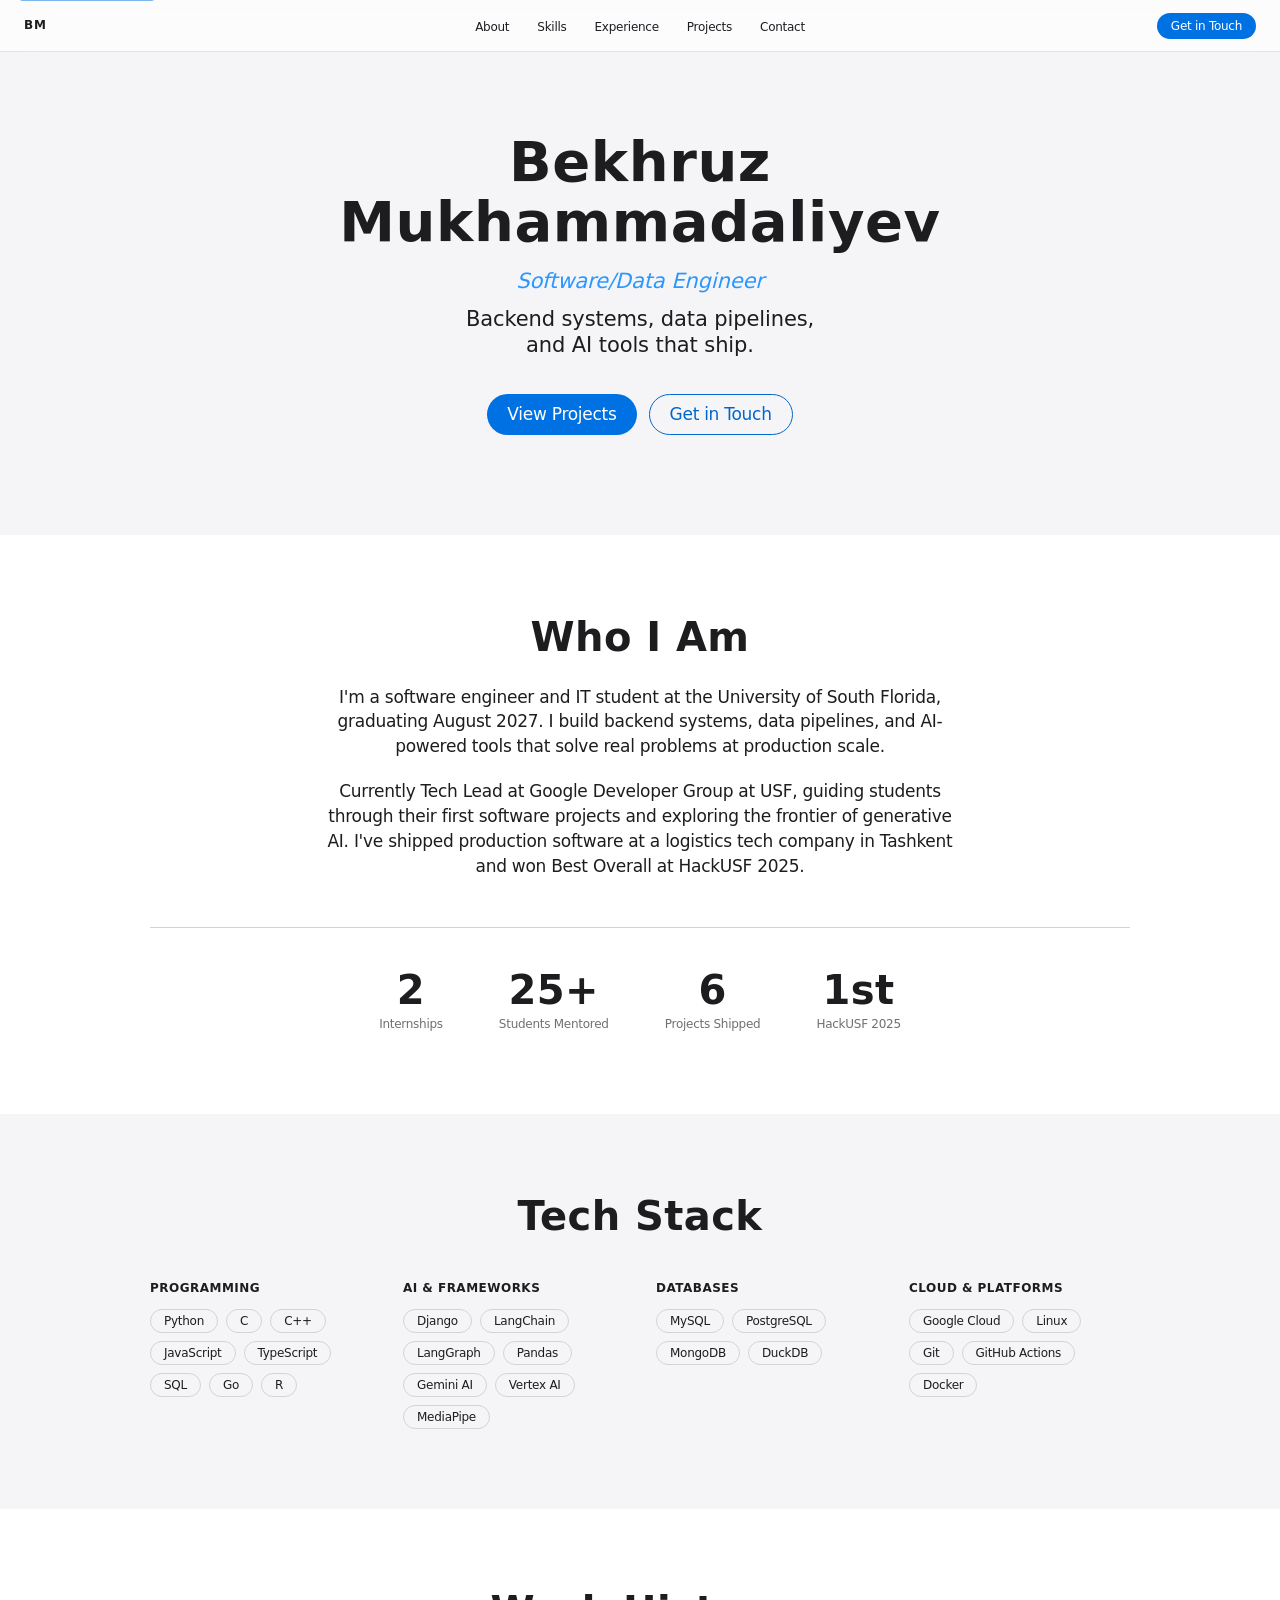
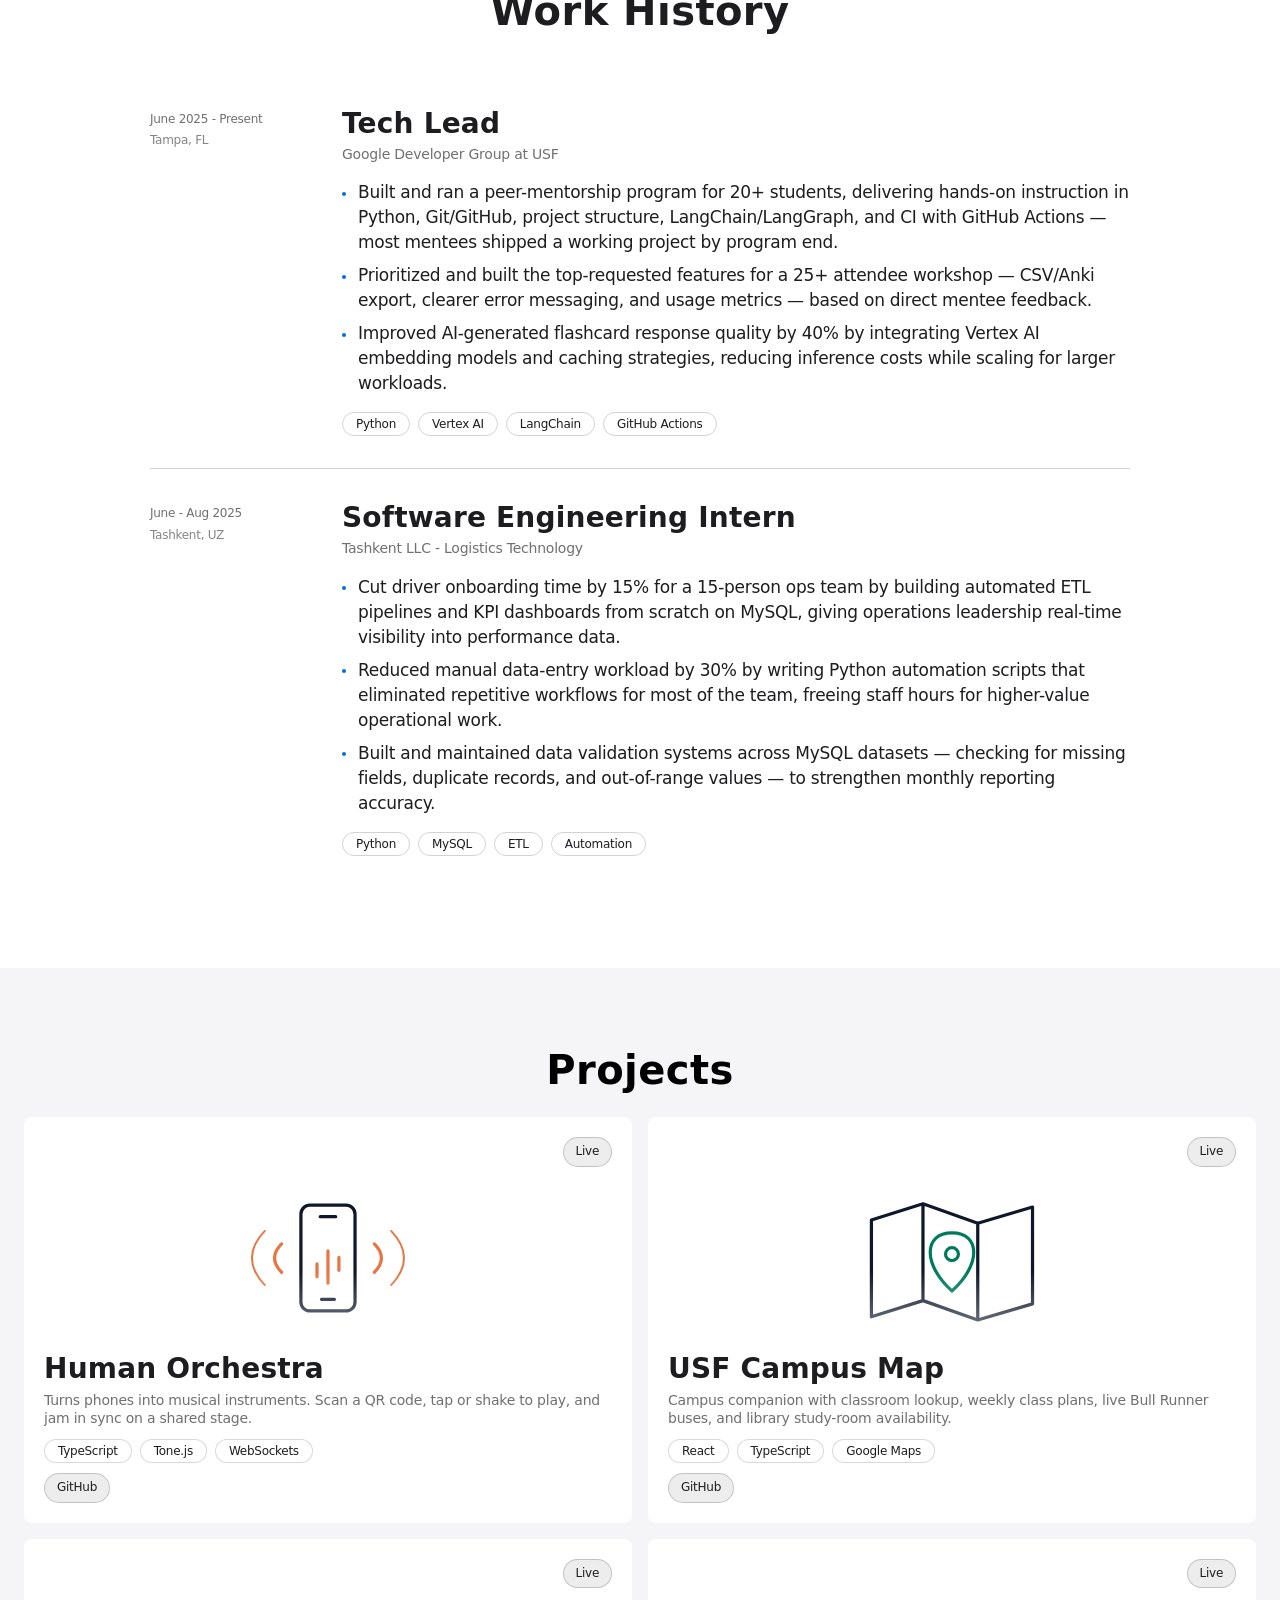
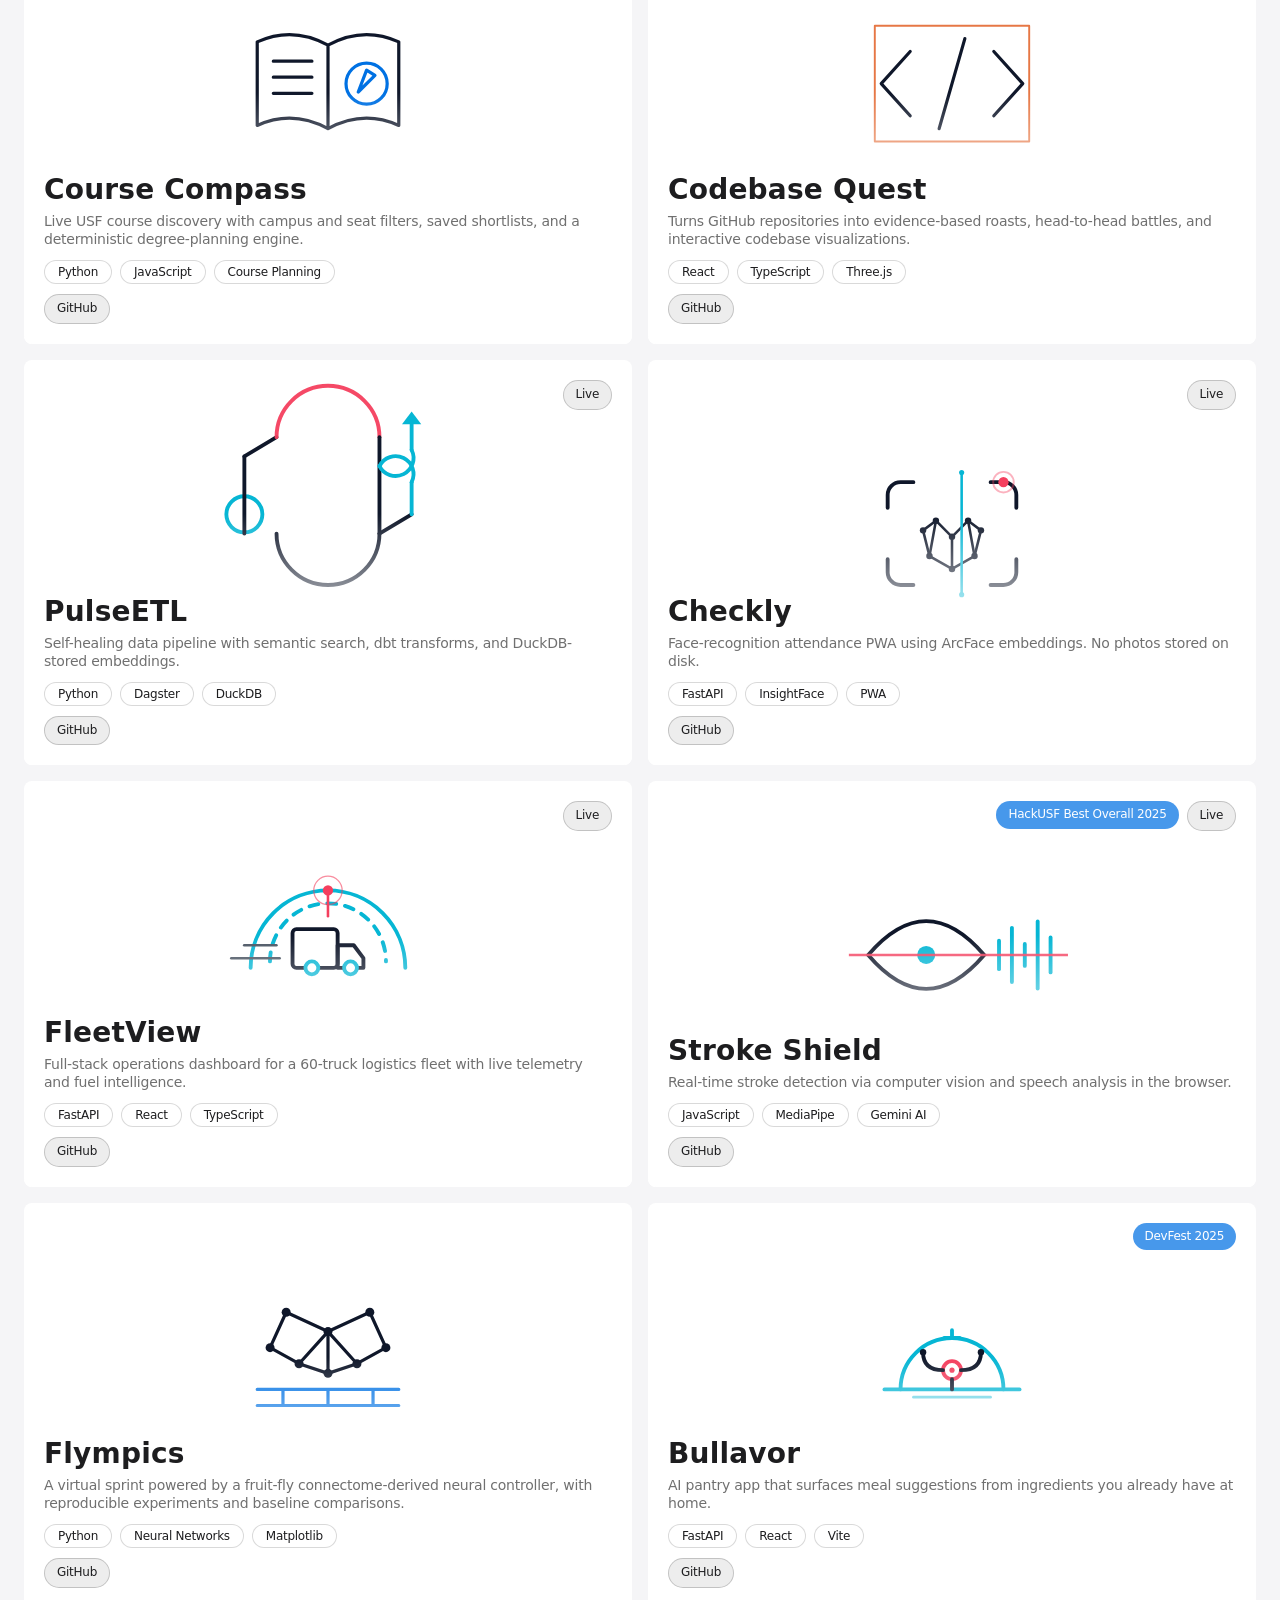
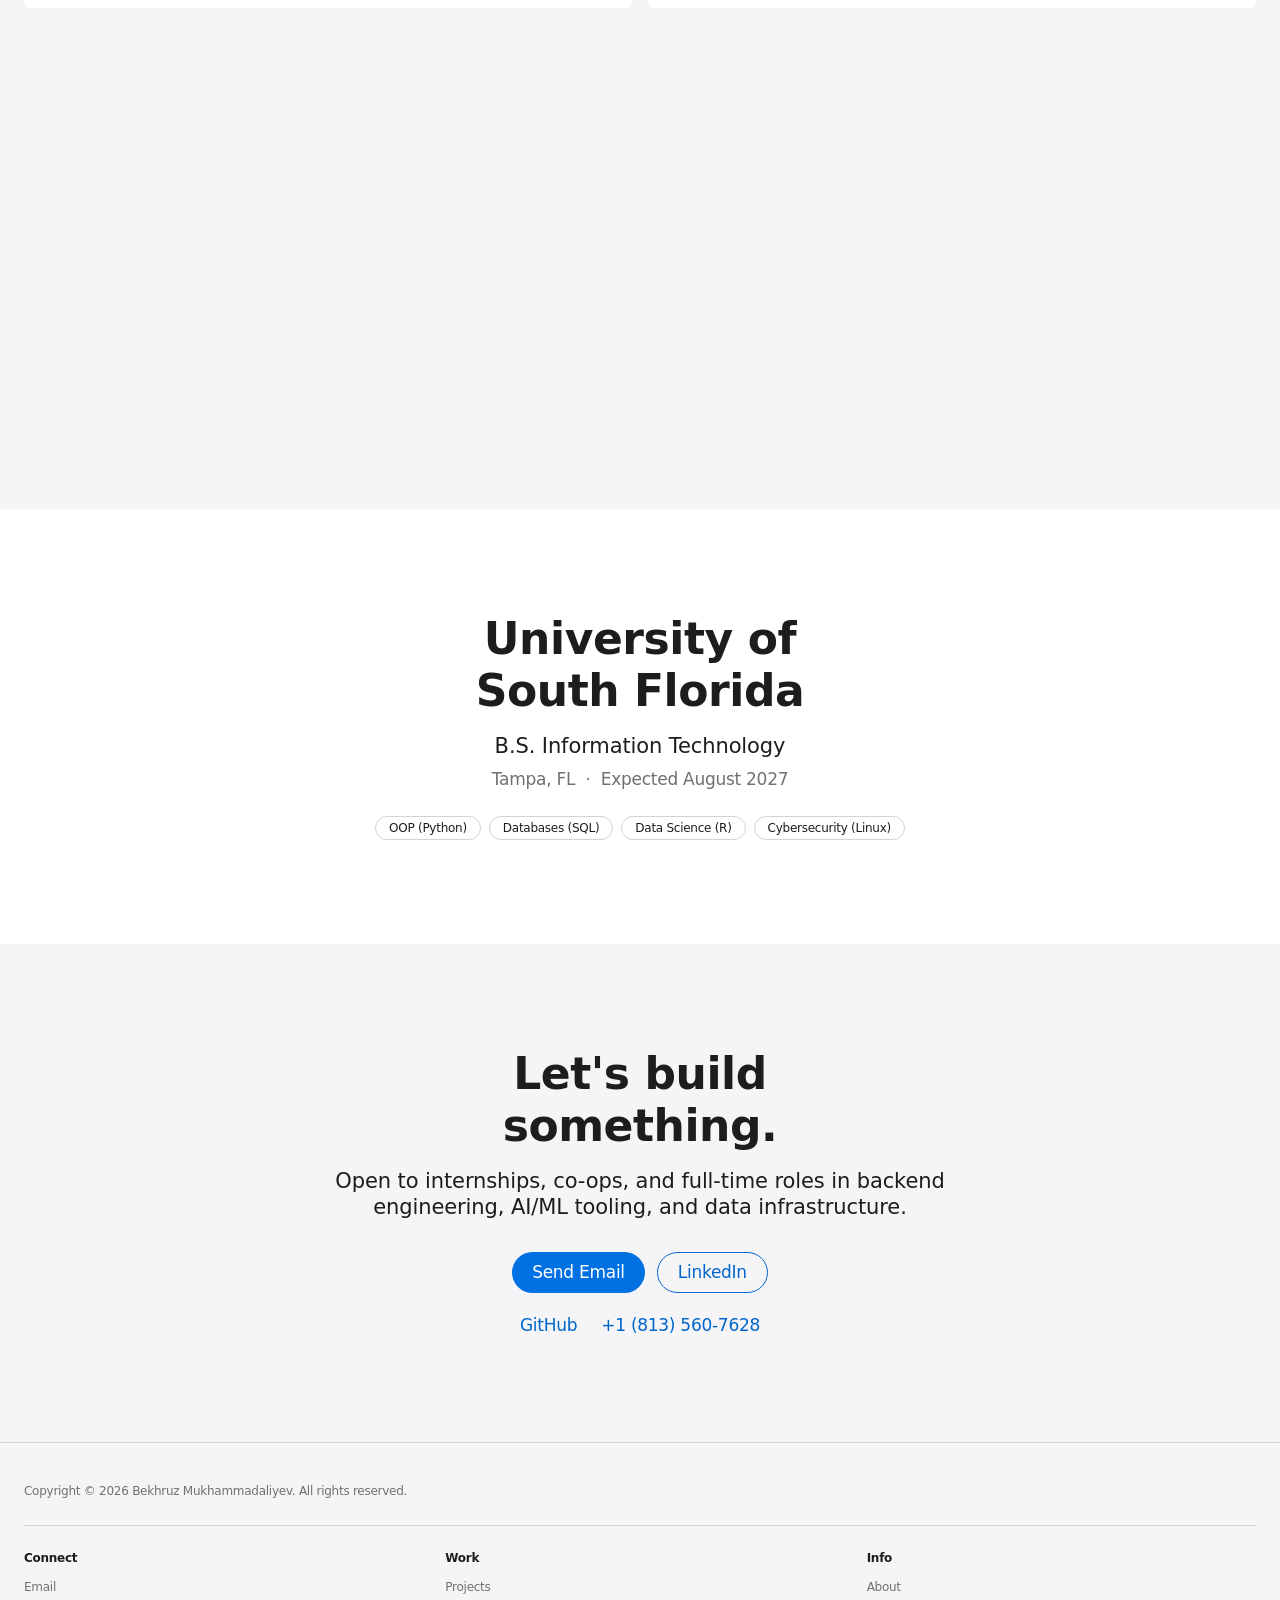
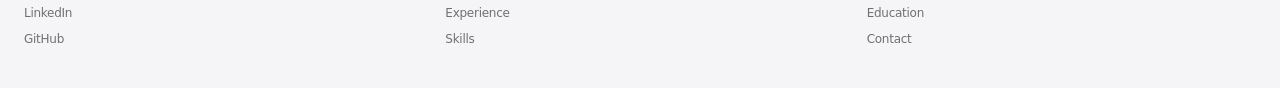
<file: index.html>
<!DOCTYPE html>
<html lang="en">
<head>
  <meta charset="UTF-8" />
  <meta name="viewport" content="width=device-width, initial-scale=1.0" />
  <meta name="description" content="Bekhruz Mukhammadaliyev - software engineer at USF building backend systems, data pipelines, and AI tools." />
  <meta property="og:title" content="Bekhruz Mukhammadaliyev" />
  <meta property="og:description" content="Software engineer building backend systems, data pipelines, and AI tools that ship." />
  <meta property="og:type" content="website" />
  <meta name="twitter:card" content="summary" />
  <title>Bekhruz Mukhammadaliyev</title>
  <link rel="icon" href="data:image/svg+xml,<svg xmlns='http://www.w3.org/2000/svg' viewBox='0 0 100 100'><text y='.9em' font-size='90'>👨🏻‍💻</text></svg>" />
  <link rel="stylesheet" href="style.css" />
</head>
<body>

  <a href="#main-content" class="skip-link">Skip to content</a>

  <!-- Navigation -->
  <nav id="navbar" aria-label="Main navigation">
    <div class="nav-inner">
      <a href="#hero" class="nav-logo" aria-label="Bekhruz Mukhammadaliyev, home">BM</a>
      <ul class="nav-links" role="list">
        <li><a href="#about">About</a></li>
        <li><a href="#skills">Skills</a></li>
        <li><a href="#experience">Experience</a></li>
        <li><a href="#projects">Projects</a></li>
        <li><a href="#contact">Contact</a></li>
      </ul>
      <a href="#contact" class="btn btn-filled nav-cta">Get in Touch</a>
      <button class="hamburger" id="hamburger" aria-label="Toggle menu" aria-expanded="false" aria-controls="mobileMenu">
        <span></span>
        <span></span>
        <span></span>
      </button>
    </div>
  </nav>

  <!-- Mobile Menu -->
  <nav class="mobile-menu" id="mobileMenu" aria-label="Mobile navigation" aria-hidden="true">
    <ul role="list">
      <li><a href="#about"      class="mobile-link">About</a></li>
      <li><a href="#skills"     class="mobile-link">Skills</a></li>
      <li><a href="#experience" class="mobile-link">Experience</a></li>
      <li><a href="#projects"   class="mobile-link">Projects</a></li>
      <li><a href="#contact"    class="mobile-link">Contact</a></li>
    </ul>
  </nav>

  <main id="main-content">

    <!-- Hero -->
    <section id="hero">
      <div class="hero-text">
        <h1 class="hero-name">Bekhruz<br>Mukhammadaliyev</h1>
        <p class="hero-role">Software/Data Engineer</p>
        <p class="hero-tagline">Backend systems, data pipelines,<br class="hero-br"> and AI tools that ship.</p>
        <div class="hero-actions">
          <a href="#projects" class="btn btn-filled">View Projects</a>
          <a href="#contact" class="btn btn-outlined">Get in Touch</a>
        </div>
      </div>
    </section>

    <!-- About -->
    <section id="about" class="section section-white">
      <div class="section-col">
        <h2 class="heading reveal">Who I Am</h2>
        <p class="body-text reveal">I'm a software engineer and IT student at the University of South Florida, graduating August 2027. I build backend systems, data pipelines, and AI-powered tools that solve real problems at production scale.</p>
        <p class="body-text reveal">Currently Tech Lead at Google Developer Group at USF, guiding students through their first software projects and exploring the frontier of generative AI. I've shipped production software at a logistics tech company in Tashkent and won Best Overall at HackUSF 2025.</p>
        <div class="about-stats reveal">
          <div class="stat">
            <span class="stat-number">2</span>
            <span class="stat-label">Internships</span>
          </div>
          <div class="stat">
            <span class="stat-number">25+</span>
            <span class="stat-label">Students Mentored</span>
          </div>
          <div class="stat">
            <span class="stat-number">6</span>
            <span class="stat-label">Projects Shipped</span>
          </div>
          <div class="stat">
            <span class="stat-number">1st</span>
            <span class="stat-label">HackUSF 2025</span>
          </div>
        </div>
      </div>
    </section>

    <!-- Skills -->
    <section id="skills" class="section section-frost">
      <div class="section-col">
        <h2 class="heading reveal">Tech Stack</h2>
        <div class="skills-grid">

          <div class="skill-group reveal">
            <h3 class="skill-group-label">Programming</h3>
            <div class="tag-row">
              <span class="tag">Python</span>
              <span class="tag">C</span>
              <span class="tag">C++</span>
              <span class="tag">JavaScript</span>
              <span class="tag">TypeScript</span>
              <span class="tag">SQL</span>
              <span class="tag">Go</span>
              <span class="tag">R</span>
            </div>
          </div>

          <div class="skill-group reveal">
            <h3 class="skill-group-label">AI &amp; Frameworks</h3>
            <div class="tag-row">
              <span class="tag">Django</span>
              <span class="tag">LangChain</span>
              <span class="tag">LangGraph</span>
              <span class="tag">Pandas</span>
              <span class="tag">Gemini AI</span>
              <span class="tag">Vertex AI</span>
              <span class="tag">MediaPipe</span>
            </div>
          </div>

          <div class="skill-group reveal">
            <h3 class="skill-group-label">Databases</h3>
            <div class="tag-row">
              <span class="tag">MySQL</span>
              <span class="tag">PostgreSQL</span>
              <span class="tag">MongoDB</span>
              <span class="tag">DuckDB</span>
            </div>
          </div>

          <div class="skill-group reveal">
            <h3 class="skill-group-label">Cloud &amp; Platforms</h3>
            <div class="tag-row">
              <span class="tag">Google Cloud</span>
              <span class="tag">Linux</span>
              <span class="tag">Git</span>
              <span class="tag">GitHub Actions</span>
              <span class="tag">Docker</span>
            </div>
          </div>

        </div>
      </div>
    </section>

    <!-- Experience -->
    <section id="experience" class="section section-white">
      <div class="section-col">
        <h2 class="heading reveal">Work History</h2>
        <div class="exp-list">

          <div class="exp-item reveal">
            <div class="exp-meta">
              <span class="exp-period">June 2025 - Present</span>
              <span class="exp-location">Tampa, FL</span>
            </div>
            <div class="exp-body">
              <h3 class="exp-role">Tech Lead</h3>
              <p class="exp-org">Google Developer Group at USF</p>
              <ul class="exp-bullets">
                <li>Built and ran a peer-mentorship program for 20+ students, delivering hands-on instruction in Python, Git/GitHub, project structure, LangChain/LangGraph, and CI with GitHub Actions — most mentees shipped a working project by program end.</li>
                <li>Prioritized and built the top-requested features for a 25+ attendee workshop — CSV/Anki export, clearer error messaging, and usage metrics — based on direct mentee feedback.</li>
                <li>Improved AI-generated flashcard response quality by 40% by integrating Vertex AI embedding models and caching strategies, reducing inference costs while scaling for larger workloads.</li>
              </ul>
              <div class="tag-row">
                <span class="tag">Python</span>
                <span class="tag">Vertex AI</span>
                <span class="tag">LangChain</span>
                <span class="tag">GitHub Actions</span>
              </div>
            </div>
          </div>

          <div class="exp-item reveal">
            <div class="exp-meta">
              <span class="exp-period">June - Aug 2025</span>
              <span class="exp-location">Tashkent, UZ</span>
            </div>
            <div class="exp-body">
              <h3 class="exp-role">Software Engineering Intern</h3>
              <p class="exp-org">Tashkent LLC - Logistics Technology</p>
              <ul class="exp-bullets">
                <li>Cut driver onboarding time by 15% for a 15-person ops team by building automated ETL pipelines and KPI dashboards from scratch on MySQL, giving operations leadership real-time visibility into performance data.</li>
                <li>Reduced manual data-entry workload by 30% by writing Python automation scripts that eliminated repetitive workflows for most of the team, freeing staff hours for higher-value operational work.</li>
                <li>Built and maintained data validation systems across MySQL datasets — checking for missing fields, duplicate records, and out-of-range values — to strengthen monthly reporting accuracy.</li>
              </ul>
              <div class="tag-row">
                <span class="tag">Python</span>
                <span class="tag">MySQL</span>
                <span class="tag">ETL</span>
                <span class="tag">Automation</span>
              </div>
            </div>
          </div>

        </div>
      </div>
    </section>

    <!-- Projects -->
    <section id="projects" class="section section-frost section-projects">
      <div class="section-col">
        <h2 class="heading reveal">Projects</h2>
      </div>
      <div class="projects-grid">

        <div class="project-card reveal" style="--card-img: url('images/human-orchestra.svg'); --card-bg: #ffffff">
          <div class="project-card-inner">
            <div class="project-card-top"><a href="https://horcha.vercel.app/stage" target="_blank" rel="noopener" class="project-link-pill">Live</a></div>
            <div class="project-card-bottom">
              <h3 class="project-title">Human Orchestra</h3>
              <p class="project-desc">Turns phones into musical instruments. Scan a QR code, tap or shake to play, and jam in sync on a shared stage.</p>
              <div class="tag-row">
                <span class="tag tag-glass">TypeScript</span>
                <span class="tag tag-glass">Tone.js</span>
                <span class="tag tag-glass">WebSockets</span>
              </div>
              <div class="project-card-links">
                <a href="https://github.com/bekhruzmd/human-orhcestra" target="_blank" rel="noopener" class="project-link-pill">GitHub</a>
              </div>
            </div>
          </div>
        </div>

        <div class="project-card reveal" style="--card-img: url('images/usf-map.svg'); --card-bg: #ffffff">
          <div class="project-card-inner">
            <div class="project-card-top"><a href="https://usf-campus-tour.vercel.app/" target="_blank" rel="noopener" class="project-link-pill">Live</a></div>
            <div class="project-card-bottom">
              <h3 class="project-title">USF Campus Map</h3>
              <p class="project-desc">Campus companion with classroom lookup, weekly class plans, live Bull Runner buses, and library study-room availability.</p>
              <div class="tag-row">
                <span class="tag tag-glass">React</span>
                <span class="tag tag-glass">TypeScript</span>
                <span class="tag tag-glass">Google Maps</span>
              </div>
              <div class="project-card-links">
                <a href="https://github.com/bekhruzmd/campus-tour-usf" target="_blank" rel="noopener" class="project-link-pill">GitHub</a>
              </div>
            </div>
          </div>
        </div>

        <div class="project-card reveal" style="--card-img: url('images/course-compass.svg'); --card-bg: #ffffff">
          <div class="project-card-inner">
            <div class="project-card-top"><a href="https://uni-prereq.vercel.app/" target="_blank" rel="noopener" class="project-link-pill">Live</a></div>
            <div class="project-card-bottom">
              <h3 class="project-title">Course Compass</h3>
              <p class="project-desc">Live USF course discovery with campus and seat filters, saved shortlists, and a deterministic degree-planning engine.</p>
              <div class="tag-row">
                <span class="tag tag-glass">Python</span>
                <span class="tag tag-glass">JavaScript</span>
                <span class="tag tag-glass">Course Planning</span>
              </div>
              <div class="project-card-links">
                <a href="https://github.com/bekhruzmd/uni-prereq" target="_blank" rel="noopener" class="project-link-pill">GitHub</a>
              </div>
            </div>
          </div>
        </div>

        <div class="project-card reveal" style="--card-img: url('images/codebase-quest.svg'); --card-bg: #ffffff">
          <div class="project-card-inner">
            <div class="project-card-top"><a href="https://codebase-quest.vercel.app" target="_blank" rel="noopener" class="project-link-pill">Live</a></div>
            <div class="project-card-bottom">
              <h3 class="project-title">Codebase Quest</h3>
              <p class="project-desc">Turns GitHub repositories into evidence-based roasts, head-to-head battles, and interactive codebase visualizations.</p>
              <div class="tag-row">
                <span class="tag tag-glass">React</span>
                <span class="tag tag-glass">TypeScript</span>
                <span class="tag tag-glass">Three.js</span>
              </div>
              <div class="project-card-links">
                <a href="https://github.com/bekhruzmd/codebase-quest" target="_blank" rel="noopener" class="project-link-pill">GitHub</a>
              </div>
            </div>
          </div>
        </div>

        <div class="project-card reveal" style="--card-img: url('images/pulseetl.svg'); --card-bg: #ffffff">
          <div class="project-card-inner">
            <div class="project-card-top">
              <a href="https://pulseetl.streamlit.app" target="_blank" rel="noopener" class="project-link-pill">Live</a>
            </div>
            <div class="project-card-bottom">
              <h3 class="project-title">PulseETL</h3>
              <p class="project-desc">Self-healing data pipeline with semantic search, dbt transforms, and DuckDB-stored embeddings.</p>
              <div class="tag-row">
                <span class="tag tag-glass">Python</span>
                <span class="tag tag-glass">Dagster</span>
                <span class="tag tag-glass">DuckDB</span>
              </div>
              <div class="project-card-links">
                <a href="https://github.com/bekhruzmd/production-grade-etl" target="_blank" rel="noopener" class="project-link-pill">GitHub</a>
              </div>
            </div>
          </div>
        </div>

        <div class="project-card reveal" style="--card-img: url('images/checkly.svg'); --card-bg: #ffffff">
          <div class="project-card-inner">
            <div class="project-card-top">
              <a href="https://bekhruzmd.github.io/checkly/" target="_blank" rel="noopener" class="project-link-pill">Live</a>
            </div>
            <div class="project-card-bottom">
              <h3 class="project-title">Checkly</h3>
              <p class="project-desc">Face-recognition attendance PWA using ArcFace embeddings. No photos stored on disk.</p>
              <div class="tag-row">
                <span class="tag tag-glass">FastAPI</span>
                <span class="tag tag-glass">InsightFace</span>
                <span class="tag tag-glass">PWA</span>
              </div>
              <div class="project-card-links">
                <a href="https://github.com/bekhruzmd/checkly" target="_blank" rel="noopener" class="project-link-pill">GitHub</a>
              </div>
            </div>
          </div>
        </div>

        <div class="project-card reveal" style="--card-img: url('images/fleetview.svg'); --card-bg: #ffffff">
          <div class="project-card-inner">
            <div class="project-card-top">
              <a href="https://fleetview-app.vercel.app/#/overview" target="_blank" rel="noopener" class="project-link-pill">Live</a>
            </div>
            <div class="project-card-bottom">
              <h3 class="project-title">FleetView</h3>
              <p class="project-desc">Full-stack operations dashboard for a 60-truck logistics fleet with live telemetry and fuel intelligence.</p>
              <div class="tag-row">
                <span class="tag tag-glass">FastAPI</span>
                <span class="tag tag-glass">React</span>
                <span class="tag tag-glass">TypeScript</span>
              </div>
              <div class="project-card-links">
                <a href="https://github.com/bekhruzmd/fleetview" target="_blank" rel="noopener" class="project-link-pill">GitHub</a>
              </div>
            </div>
          </div>
        </div>

        <div class="project-card reveal" style="--card-img: url('images/strokeshield.svg'); --card-bg: #ffffff">
          <div class="project-card-inner">
            <div class="project-card-top">
              <span class="project-badge">HackUSF Best Overall 2025</span>
              <a href="https://stroke-shield-iota.vercel.app/" target="_blank" rel="noopener" class="project-link-pill">Live</a>
            </div>
            <div class="project-card-bottom">
              <h3 class="project-title">Stroke Shield</h3>
              <p class="project-desc">Real-time stroke detection via computer vision and speech analysis in the browser.</p>
              <div class="tag-row">
                <span class="tag tag-glass">JavaScript</span>
                <span class="tag tag-glass">MediaPipe</span>
                <span class="tag tag-glass">Gemini AI</span>
              </div>
              <div class="project-card-links">
                <a href="https://github.com/bekhruzmd/strokeshield" target="_blank" rel="noopener" class="project-link-pill">GitHub</a>
              </div>
            </div>
          </div>
        </div>

        <div class="project-card reveal" style="--card-img: url('images/flympics.svg'); --card-bg: #ffffff">
          <div class="project-card-inner">
            <div class="project-card-top"></div>
            <div class="project-card-bottom">
              <h3 class="project-title">Flympics</h3>
              <p class="project-desc">A virtual sprint powered by a fruit-fly connectome-derived neural controller, with reproducible experiments and baseline comparisons.</p>
              <div class="tag-row">
                <span class="tag tag-glass">Python</span>
                <span class="tag tag-glass">Neural Networks</span>
                <span class="tag tag-glass">Matplotlib</span>
              </div>
              <div class="project-card-links">
                <a href="https://github.com/bekhruzmd/flympics" target="_blank" rel="noopener" class="project-link-pill">GitHub</a>
              </div>
            </div>
          </div>
        </div>

        <div class="project-card reveal" style="--card-img: url('images/bullavor.svg'); --card-bg: #ffffff">
          <div class="project-card-inner">
            <div class="project-card-top">
              <span class="project-badge">DevFest 2025</span>
            </div>
            <div class="project-card-bottom">
              <h3 class="project-title">Bullavor</h3>
              <p class="project-desc">AI pantry app that surfaces meal suggestions from ingredients you already have at home.</p>
              <div class="tag-row">
                <span class="tag tag-glass">FastAPI</span>
                <span class="tag tag-glass">React</span>
                <span class="tag tag-glass">Vite</span>
              </div>
              <div class="project-card-links">
                <a href="https://github.com/bekhruzmd/bullavor-final" target="_blank" rel="noopener" class="project-link-pill">GitHub</a>
              </div>
            </div>
          </div>
        </div>

        <div class="project-card reveal" style="--card-img: url('images/blashcards.svg'); --card-bg: #ffffff">
          <div class="project-card-inner">
            <div class="project-card-top"></div>
            <div class="project-card-bottom">
              <h3 class="project-title">Blashcards</h3>
              <p class="project-desc">AI CLI tool transforming raw documents into Anki-ready flashcards via Vertex AI and LangChain.</p>
              <div class="tag-row">
                <span class="tag tag-glass">Python</span>
                <span class="tag tag-glass">Vertex AI</span>
                <span class="tag tag-glass">LangChain</span>
              </div>
              <div class="project-card-links">
                <a href="https://github.com/bekhruzmd/blashcards" target="_blank" rel="noopener" class="project-link-pill">GitHub</a>
              </div>
            </div>
          </div>
        </div>

      </div>
    </section>

    <!-- Education -->
    <section id="education" class="section section-white">
      <div class="edu-block reveal">
        <h2 class="heading-display">University of<br>South Florida</h2>
        <p class="edu-degree">B.S. Information Technology</p>
        <p class="edu-meta">Tampa, FL &nbsp;&middot;&nbsp; Expected August 2027</p>
        <div class="tag-row tag-row-center">
          <span class="tag">OOP (Python)</span>
          <span class="tag">Databases (SQL)</span>
          <span class="tag">Data Science (R)</span>
          <span class="tag">Cybersecurity (Linux)</span>
        </div>
      </div>
    </section>

    <!-- Contact -->
    <section id="contact" class="section section-frost">
      <div class="contact-block reveal">
        <h2 class="heading-display">Let's build<br>something.</h2>
        <p class="contact-body">Open to internships, co-ops, and full-time roles in backend engineering, AI/ML tooling, and data infrastructure.</p>
        <div class="contact-actions">
          <a href="mailto:bekhruzapp@gmail.com" class="btn btn-filled">Send Email</a>
          <a href="https://linkedin.com/in/bekhruz-m" target="_blank" rel="noopener" class="btn btn-outlined">LinkedIn</a>
        </div>
        <div class="contact-aux">
          <a href="https://github.com/bekhruzmd" target="_blank" rel="noopener" class="ghost-link">GitHub</a>
          <a href="tel:+18135607628" class="ghost-link">+1 (813) 560-7628</a>
        </div>
      </div>
    </section>

  </main>

  <!-- Footer -->
  <footer>
    <div class="footer-inner">
      <div class="footer-top">
        <p class="footer-legal">Copyright &copy; <span id="year"></span> Bekhruz Mukhammadaliyev. All rights reserved.</p>
      </div>
      <div class="footer-grid">
        <div class="footer-col">
          <p class="footer-col-label">Connect</p>
          <a href="mailto:bekhruzapp@gmail.com" class="footer-link">Email</a>
          <a href="https://linkedin.com/in/bekhruz-m" target="_blank" rel="noopener" class="footer-link">LinkedIn</a>
          <a href="https://github.com/bekhruzmd" target="_blank" rel="noopener" class="footer-link">GitHub</a>
        </div>
        <div class="footer-col">
          <p class="footer-col-label">Work</p>
          <a href="#projects" class="footer-link">Projects</a>
          <a href="#experience" class="footer-link">Experience</a>
          <a href="#skills" class="footer-link">Skills</a>
        </div>
        <div class="footer-col">
          <p class="footer-col-label">Info</p>
          <a href="#about" class="footer-link">About</a>
          <a href="#education" class="footer-link">Education</a>
          <a href="#contact" class="footer-link">Contact</a>
        </div>
      </div>
    </div>
  </footer>

  <script src="script.js"></script>
</body>
</html>
</file>
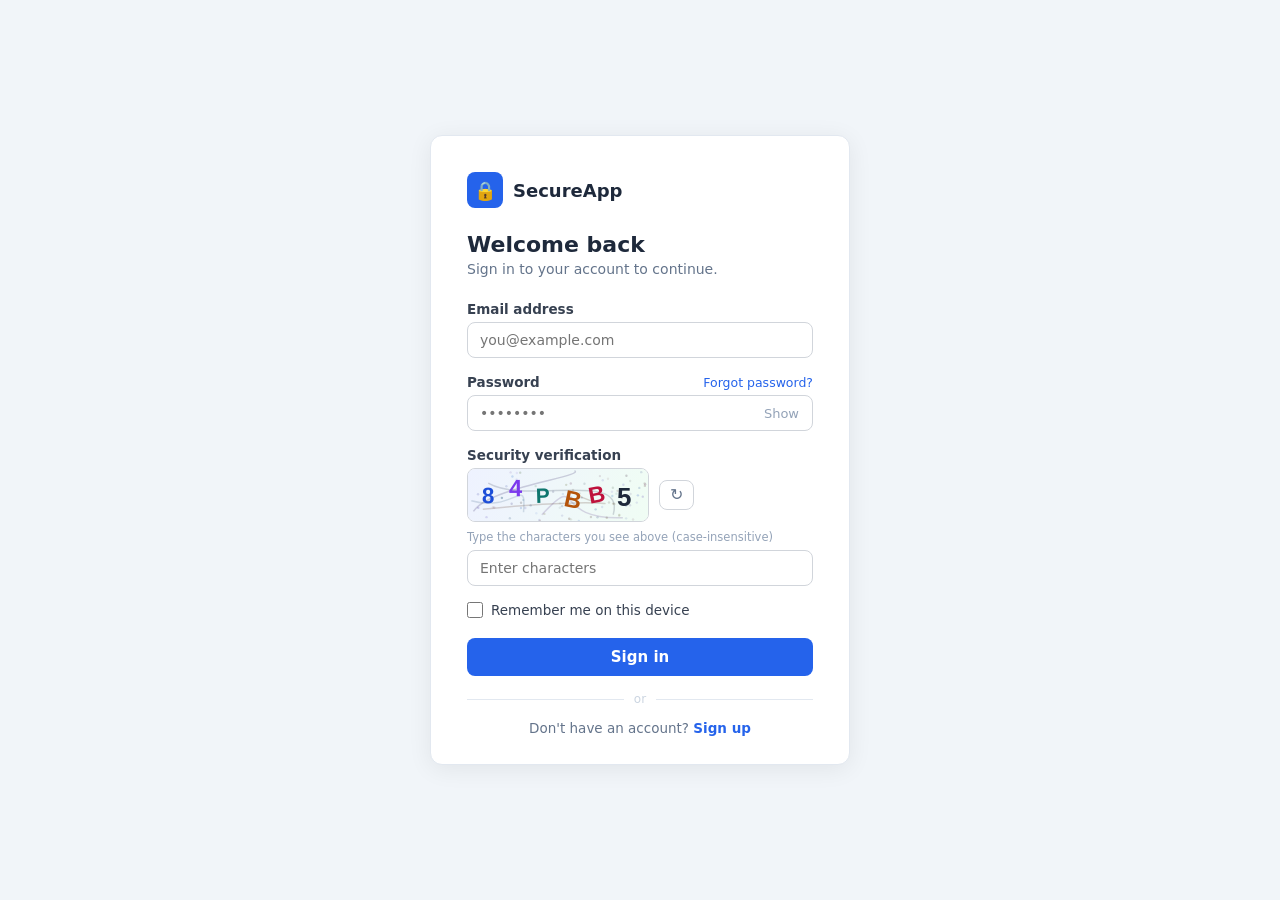
<file: terrible-login/index.html>
<!DOCTYPE html>
<html lang="en">
<head>
  <meta charset="UTF-8" />
  <meta name="viewport" content="width=device-width, initial-scale=1.0" />
  <title>Sign in</title>
  <style>
    @keyframes spin {
      from { transform: rotate(0deg); }
      to   { transform: rotate(360deg); }
    }
    @keyframes shake {
      0%, 100% { transform: translateX(0); }
      20%      { transform: translateX(-6px); }
      40%      { transform: translateX(6px); }
      60%      { transform: translateX(-4px); }
      80%      { transform: translateX(4px); }
    }
    @keyframes fadeIn {
      from { opacity: 0; transform: translateY(6px); }
      to   { opacity: 1; transform: translateY(0); }
    }

    *, *::before, *::after { box-sizing: border-box; margin: 0; padding: 0; }

    body {
      min-height: 100vh;
      background: #f1f5f9;
      display: flex;
      flex-direction: column;
      align-items: center;
      justify-content: center;
      font-family: system-ui, -apple-system, "Segoe UI", sans-serif;
      color: #1e293b;
      padding: 24px;
    }

    /* ── CARD ── */
    .card {
      background: #ffffff;
      border: 1px solid #e2e8f0;
      border-radius: 12px;
      box-shadow: 0 4px 24px rgba(0,0,0,0.07);
      width: 100%;
      max-width: 420px;
      padding: 36px 36px 28px;
      animation: fadeIn 0.25s ease;
    }

    .logo {
      display: flex;
      align-items: center;
      gap: 10px;
      margin-bottom: 24px;
    }
    .logo-icon {
      width: 36px;
      height: 36px;
      background: #2563eb;
      border-radius: 8px;
      display: flex;
      align-items: center;
      justify-content: center;
      font-size: 18px;
    }
    .logo-name {
      font-size: 18px;
      font-weight: 700;
      color: #1e293b;
    }

    h1 {
      font-size: 22px;
      font-weight: 700;
      color: #1e293b;
      margin-bottom: 4px;
    }
    .subtitle {
      font-size: 14px;
      color: #64748b;
      margin-bottom: 24px;
    }

    /* ── ERROR / SUCCESS ── */
    .alert {
      display: none;
      padding: 10px 14px;
      border-radius: 8px;
      font-size: 13.5px;
      margin-bottom: 16px;
    }
    .alert.error {
      background: #fef2f2;
      border: 1px solid #fecaca;
      color: #dc2626;
      animation: shake 0.35s ease;
    }
    .alert.success {
      background: #f0fdf4;
      border: 1px solid #bbf7d0;
      color: #16a34a;
    }
    .alert.visible { display: block; }

    /* ── FORM ── */
    .field { margin-bottom: 16px; }

    label {
      display: block;
      font-size: 13.5px;
      font-weight: 600;
      color: #374151;
      margin-bottom: 5px;
    }

    input[type="email"],
    input[type="password"],
    input[type="text"] {
      width: 100%;
      padding: 9px 12px;
      border: 1.5px solid #d1d5db;
      border-radius: 8px;
      font-size: 14px;
      color: #1e293b;
      background: #fff;
      outline: none;
      transition: border-color 0.15s, box-shadow 0.15s;
      font-family: inherit;
    }
    input:focus {
      border-color: #2563eb;
      box-shadow: 0 0 0 3px rgba(37,99,235,0.12);
    }
    input.invalid {
      border-color: #ef4444;
      box-shadow: 0 0 0 3px rgba(239,68,68,0.12);
    }

    /* ── PASSWORD ROW ── */
    .pw-row {
      display: flex;
      justify-content: space-between;
      align-items: center;
      margin-bottom: 5px;
    }
    .pw-row label { margin-bottom: 0; }
    .pw-row a {
      font-size: 12.5px;
      color: #2563eb;
      text-decoration: none;
      cursor: pointer;
    }
    .pw-row a:hover { text-decoration: underline; }

    /* ── PASSWORD STRENGTH METER ── */
    .strength-wrap { margin-top: 6px; }
    .strength-bar-bg {
      height: 4px;
      background: #e2e8f0;
      border-radius: 999px;
      overflow: hidden;
    }
    .strength-bar {
      height: 100%;
      width: 0%;
      border-radius: 999px;
      transition: width 0.2s, background 0.2s;
    }
    .strength-label {
      font-size: 11.5px;
      color: #64748b;
      margin-top: 3px;
    }

    /* ── SHOW/HIDE PASSWORD ── */
    .pw-field-wrap { position: relative; }
    .pw-toggle {
      position: absolute;
      right: 10px;
      top: 50%;
      transform: translateY(-50%);
      background: none;
      border: none;
      cursor: pointer;
      color: #94a3b8;
      font-size: 13px;
      padding: 2px 4px;
      font-family: inherit;
    }
    .pw-toggle:hover { color: #64748b; }

    /* ── CAPTCHA ── */
    .captcha-row {
      display: flex;
      align-items: center;
      gap: 10px;
      margin-bottom: 8px;
    }
    #captchaCanvas {
      border: 1.5px solid #d1d5db;
      border-radius: 8px;
      cursor: pointer;
      flex-shrink: 0;
    }
    .captcha-refresh-btn {
      background: none;
      border: 1.5px solid #d1d5db;
      border-radius: 8px;
      padding: 6px 10px;
      font-size: 16px;
      cursor: pointer;
      color: #64748b;
      transition: border-color 0.15s;
      line-height: 1;
    }
    .captcha-refresh-btn:hover { border-color: #2563eb; color: #2563eb; }
    .captcha-hint {
      font-size: 11.5px;
      color: #94a3b8;
      margin-bottom: 6px;
    }

    /* ── REMEMBER ME ── */
    .check-row {
      display: flex;
      align-items: center;
      gap: 8px;
      margin-bottom: 20px;
    }
    .check-row input[type="checkbox"] {
      width: 16px;
      height: 16px;
      accent-color: #2563eb;
      cursor: pointer;
      flex-shrink: 0;
    }
    .check-row label {
      margin: 0;
      font-weight: 400;
      font-size: 13.5px;
      color: #374151;
      cursor: pointer;
    }

    /* ── SUBMIT ── */
    #loginBtn {
      width: 100%;
      padding: 10px;
      background: #2563eb;
      color: #fff;
      border: none;
      border-radius: 8px;
      font-size: 15px;
      font-weight: 600;
      cursor: pointer;
      font-family: inherit;
      transition: background 0.15s;
      margin-bottom: 16px;
    }
    #loginBtn:hover  { background: #1d4ed8; }
    #loginBtn:active { background: #1e40af; }
    #loginBtn:disabled { background: #93c5fd; cursor: not-allowed; }

    /* ── LOADER ── */
    .loader {
      display: none;
      justify-content: center;
      align-items: center;
      gap: 8px;
      padding: 10px 0 16px;
      font-size: 13.5px;
      color: #64748b;
    }
    .loader.visible { display: flex; }
    .spinner {
      width: 16px;
      height: 16px;
      border: 2px solid #e2e8f0;
      border-top-color: #2563eb;
      border-radius: 50%;
      animation: spin 0.7s linear infinite;
      flex-shrink: 0;
    }

    /* ── DIVIDER ── */
    .divider {
      display: flex;
      align-items: center;
      gap: 10px;
      margin-bottom: 14px;
      color: #cbd5e1;
      font-size: 12px;
    }
    .divider::before, .divider::after {
      content: '';
      flex: 1;
      height: 1px;
      background: #e2e8f0;
    }

    /* ── SIGN UP LINK ── */
    .signup-row {
      text-align: center;
      font-size: 13.5px;
      color: #64748b;
    }
    .signup-row a {
      color: #2563eb;
      text-decoration: none;
      font-weight: 600;
      cursor: pointer;
    }
    .signup-row a:hover { text-decoration: underline; }

    /* ══════════════════════════
       MODALS
    ══════════════════════════ */
    .modal-overlay {
      display: none;
      position: fixed;
      inset: 0;
      background: rgba(15,23,42,0.5);
      z-index: 100;
      justify-content: center;
      align-items: center;
      padding: 24px;
    }
    .modal-overlay.visible { display: flex; }

    .modal {
      background: #fff;
      border: 1px solid #e2e8f0;
      border-radius: 12px;
      box-shadow: 0 8px 40px rgba(0,0,0,0.14);
      padding: 28px 28px 22px;
      width: 100%;
      max-width: 380px;
      animation: fadeIn 0.2s ease;
    }
    .modal h2 {
      font-size: 18px;
      font-weight: 700;
      color: #1e293b;
      margin-bottom: 6px;
    }
    .modal p {
      font-size: 13.5px;
      color: #64748b;
      margin-bottom: 18px;
      line-height: 1.6;
    }
    .modal input {
      width: 100%;
      padding: 9px 12px;
      border: 1.5px solid #d1d5db;
      border-radius: 8px;
      font-size: 14px;
      font-family: inherit;
      outline: none;
      margin-bottom: 12px;
      text-align: center;
      letter-spacing: 4px;
      font-size: 20px;
    }
    .modal input:focus { border-color: #2563eb; box-shadow: 0 0 0 3px rgba(37,99,235,0.12); }
    .modal-btn {
      width: 100%;
      padding: 10px;
      background: #2563eb;
      color: #fff;
      border: none;
      border-radius: 8px;
      font-size: 14px;
      font-weight: 600;
      cursor: pointer;
      font-family: inherit;
      transition: background 0.15s;
      margin-bottom: 10px;
    }
    .modal-btn:hover { background: #1d4ed8; }
    .modal-btn.secondary {
      background: none;
      color: #64748b;
      border: 1.5px solid #e2e8f0;
    }
    .modal-btn.secondary:hover { border-color: #cbd5e1; background: #f8fafc; }
    .modal-error {
      font-size: 12.5px;
      color: #dc2626;
      text-align: center;
      min-height: 18px;
      margin-top: 2px;
    }
    .mfa-timer {
      text-align: center;
      font-size: 13px;
      color: #64748b;
      margin-bottom: 14px;
    }
    .mfa-timer span { font-weight: 600; color: #1e293b; }

    /* forgot password modal */
    .forgot-modal {
      display: none;
      position: fixed;
      inset: 0;
      background: rgba(15,23,42,0.5);
      z-index: 200;
      justify-content: center;
      align-items: center;
      padding: 24px;
    }
    .forgot-modal.visible { display: flex; }
    .forgot-modal .modal input {
      letter-spacing: normal;
      font-size: 14px;
      text-align: left;
    }

    /* ── 67 OVERLAY ── */
    #overlay67 {
      display: none;
      position: fixed;
      inset: 0;
      z-index: 9999;
      background: #000;
      justify-content: center;
      align-items: center;
      cursor: pointer;
      flex-direction: column;
    }
    #overlay67.active { display: flex; }
    #overlay67 img {
      max-width: 90vw;
      max-height: 85vh;
      object-fit: contain;
      animation: shake 0.3s ease infinite;
    }
    #overlay67 .hint67 {
      color: rgba(255,255,255,0.5);
      font-size: 13px;
      margin-top: 16px;
    }
  </style>
</head>
<body>

  <div class="card">
    <div class="logo">
      <div class="logo-icon">🔒</div>
      <span class="logo-name">SecureApp</span>
    </div>

    <h1>Welcome back</h1>
    <p class="subtitle">Sign in to your account to continue.</p>

    <div class="alert error" id="errorMsg"></div>
    <div class="alert success" id="successMsg"></div>

    <form id="loginForm" novalidate>

      <div class="field">
        <label for="emailField">Email address</label>
        <input
          type="email"
          id="emailField"
          name="email"
          placeholder="you@example.com"
          autocomplete="email"
          spellcheck="false"
        />
      </div>

      <div class="field">
        <div class="pw-row">
          <label for="passwordField">Password</label>
          <a onclick="openForgot()">Forgot password?</a>
        </div>
        <div class="pw-field-wrap">
          <input
            type="password"
            id="passwordField"
            name="password"
            placeholder="••••••••"
            autocomplete="current-password"
          />
          <button type="button" class="pw-toggle" id="pwToggle" onclick="togglePassword()">Show</button>
        </div>
        <div class="strength-wrap" id="strengthWrap" style="display:none;">
          <div class="strength-bar-bg"><div class="strength-bar" id="strengthBar"></div></div>
          <div class="strength-label" id="strengthLabel"></div>
        </div>
      </div>

      <div class="field">
        <label>Security verification</label>
        <div class="captcha-row">
          <canvas id="captchaCanvas" width="180" height="52" title="Click to refresh"></canvas>
          <button type="button" class="captcha-refresh-btn" onclick="generateCaptcha()" title="New image">↻</button>
        </div>
        <div class="captcha-hint">Type the characters you see above (case-insensitive)</div>
        <input
          type="text"
          id="captchaInput"
          name="captcha"
          placeholder="Enter characters"
          autocomplete="off"
          maxlength="8"
          spellcheck="false"
        />
      </div>

      <div class="check-row">
        <input type="checkbox" id="rememberMe" name="rememberMe" />
        <label for="rememberMe">Remember me on this device</label>
      </div>

      <button type="submit" id="loginBtn">Sign in</button>

      <div class="loader" id="loader">
        <div class="spinner"></div>
        <span>Signing in…</span>
      </div>

    </form>

    <div class="divider">or</div>
    <div class="signup-row">
      Don't have an account? <a onclick="showSuccess('Account creation is handled by your administrator. Contact your IT department to request access.')">Sign up</a>
    </div>
  </div>


  <!-- MFA MODAL -->
  <div class="modal-overlay" id="mfaOverlay">
    <div class="modal">
      <h2>Two-factor authentication</h2>
      <p>Enter the 6-digit code we sent to your email address. It expires in <strong id="mfaTimerVal">5:00</strong>.</p>
      <input
        type="text"
        id="mfaInput"
        placeholder="000000"
        maxlength="6"
        inputmode="numeric"
        autocomplete="one-time-code"
      />
      <button class="modal-btn" onclick="submitMfa()">Verify</button>
      <button class="modal-btn secondary" onclick="closeMfa()">Cancel</button>
      <div class="modal-error" id="mfaError"></div>
    </div>
  </div>


  <!-- FORGOT PASSWORD MODAL -->
  <div class="forgot-modal" id="forgotOverlay">
    <div class="modal" id="forgotModal">
      <h2 id="forgotTitle">Reset your password</h2>
      <p id="forgotDesc">Enter the email address linked to your account and we'll send you a reset link.</p>

      <div id="forgotForm">
        <input
          type="email"
          id="forgotEmail"
          placeholder="you@example.com"
          autocomplete="email"
        />
        <button class="modal-btn" onclick="submitForgot()">Send reset link</button>
        <button class="modal-btn secondary" onclick="closeForgot()">Cancel</button>
        <div class="modal-error" id="forgotError"></div>
      </div>

      <div id="forgotDone" style="display:none;">
        <div style="text-align:center;font-size:32px;margin-bottom:12px;">📧</div>
        <p style="text-align:center;margin-bottom:18px;">
          If that email is registered, you'll receive a reset link shortly.
          Check your spam folder if you don't see it within a few minutes.
        </p>
        <button class="modal-btn" onclick="closeForgot()">Back to sign in</button>
      </div>
    </div>
  </div>


  <!-- 67 EASTER EGG -->
  <div id="overlay67" onclick="close67()">
    <img src="unnamed.png" alt="67" />
    <div class="hint67">click anywhere to continue</div>
  </div>


  <script>
    // ── CAPTCHA (canvas image) ────────────────────────────────────────────────
    let currentCaptchaCode = '';

    function generateCaptcha() {
      const canvas = document.getElementById('captchaCanvas');
      const ctx    = canvas.getContext('2d');
      const w = canvas.width, h = canvas.height;

      // Random 6-char code (no ambiguous chars like 0/O, 1/l/I)
      const chars = 'ABCDEFGHJKLMNPQRSTUVWXYZ23456789';
      currentCaptchaCode = Array.from({length: 6}, () =>
        chars[Math.floor(Math.random() * chars.length)]
      ).join('');

      // Background gradient
      const grad = ctx.createLinearGradient(0, 0, w, h);
      grad.addColorStop(0, '#eef2ff');
      grad.addColorStop(1, '#f0fdf4');
      ctx.fillStyle = grad;
      ctx.fillRect(0, 0, w, h);

      // Noise dots
      for (let i = 0; i < 80; i++) {
        ctx.fillStyle = `rgba(${Math.random()*100|0},${Math.random()*100|0},${Math.random()*200|0},${0.08 + Math.random()*0.12})`;
        ctx.beginPath();
        ctx.arc(Math.random()*w, Math.random()*h, 1.2, 0, Math.PI*2);
        ctx.fill();
      }

      // Noise lines
      for (let i = 0; i < 5; i++) {
        ctx.strokeStyle = `rgba(${Math.random()*120|0},${Math.random()*120|0},${Math.random()*220|0},0.18)`;
        ctx.lineWidth = 1.5;
        ctx.beginPath();
        ctx.moveTo(Math.random()*w, Math.random()*h);
        ctx.bezierCurveTo(
          Math.random()*w, Math.random()*h,
          Math.random()*w, Math.random()*h,
          Math.random()*w, Math.random()*h
        );
        ctx.stroke();
      }

      // Characters
      const palette = ['#1d4ed8','#7c3aed','#0f766e','#b45309','#be123c','#1e293b'];
      currentCaptchaCode.split('').forEach((ch, i) => {
        ctx.save();
        const size = 20 + Math.random() * 6;
        ctx.font = `bold ${size}px Arial, sans-serif`;
        ctx.fillStyle = palette[i % palette.length];
        const x = 14 + i * 27;
        const y = 32 + (Math.random() - 0.5) * 10;
        ctx.translate(x, y);
        ctx.rotate((Math.random() - 0.5) * 0.45);
        ctx.fillText(ch, 0, 0);
        ctx.restore();
      });

      document.getElementById('captchaInput').value = '';
    }

    // Clicking the canvas also refreshes it
    document.getElementById('captchaCanvas').addEventListener('click', generateCaptcha);

    generateCaptcha();

    // ── PASSWORD VISIBILITY TOGGLE ────────────────────────────────────────────
    function togglePassword() {
      const input = document.getElementById('passwordField');
      const btn   = document.getElementById('pwToggle');
      const show  = input.type === 'password';
      input.type  = show ? 'text' : 'password';
      btn.textContent = show ? 'Hide' : 'Show';
    }

    // ── PASSWORD STRENGTH METER (correct version) ─────────────────────────────
    document.getElementById('passwordField').addEventListener('input', function () {
      const val   = this.value;
      const wrap  = document.getElementById('strengthWrap');
      const bar   = document.getElementById('strengthBar');
      const label = document.getElementById('strengthLabel');

      if (!val) { wrap.style.display = 'none'; return; }
      wrap.style.display = 'block';

      let score = 0;
      if (val.length >= 8)  score++;
      if (val.length >= 12) score++;
      if (/[A-Z]/.test(val) && /[a-z]/.test(val)) score++;
      if (/[0-9]/.test(val)) score++;
      if (/[^A-Za-z0-9]/.test(val)) score++;

      const levels = [
        { pct: '15%',  color: '#ef4444', text: 'Very weak'  },
        { pct: '35%',  color: '#f97316', text: 'Weak'       },
        { pct: '55%',  color: '#eab308', text: 'Fair'       },
        { pct: '78%',  color: '#22c55e', text: 'Strong'     },
        { pct: '100%', color: '#16a34a', text: 'Very strong'},
      ];
      const l = levels[Math.min(score, 4)];
      bar.style.width      = l.pct;
      bar.style.background = l.color;
      label.style.color    = l.color;
      label.textContent    = l.text;
    });

    // ── ERROR / SUCCESS DISPLAY ───────────────────────────────────────────────
    function showError(msg) {
      const el = document.getElementById('errorMsg');
      document.getElementById('successMsg').classList.remove('visible');
      el.textContent = msg;
      el.classList.remove('visible');
      el.offsetHeight; // reflow to restart animation
      el.classList.add('visible', 'error');
    }
    function showSuccess(msg) {
      const el = document.getElementById('successMsg');
      document.getElementById('errorMsg').classList.remove('visible');
      el.textContent = msg;
      el.classList.add('visible');
    }
    function clearMessages() {
      document.getElementById('errorMsg').classList.remove('visible');
      document.getElementById('successMsg').classList.remove('visible');
    }

    // ── FORM SUBMIT ───────────────────────────────────────────────────────────
    document.getElementById('loginForm').addEventListener('submit', function(e) {
      e.preventDefault();
      clearMessages();

      const email    = document.getElementById('emailField').value.trim();
      const password = document.getElementById('passwordField').value;
      const captcha  = document.getElementById('captchaInput').value.trim().toUpperCase();

      // Field validation
      if (!email) {
        document.getElementById('emailField').classList.add('invalid');
        showError('Please enter your email address.');
        return;
      }
      if (!/^[^\s@]+@[^\s@]+\.[^\s@]+$/.test(email)) {
        document.getElementById('emailField').classList.add('invalid');
        showError('Please enter a valid email address.');
        return;
      }
      if (!password) {
        document.getElementById('passwordField').classList.add('invalid');
        showError('Please enter your password.');
        return;
      }
      if (!captcha) {
        document.getElementById('captchaInput').classList.add('invalid');
        showError('Please complete the security verification.');
        return;
      }
      if (captcha !== currentCaptchaCode) {
        document.getElementById('captchaInput').classList.add('invalid');
        document.getElementById('captchaInput').value = '';
        generateCaptcha();
        showError('Verification characters didn\'t match. Please try again.');
        return;
      }

      // Clear invalid states
      ['emailField','passwordField','captchaInput'].forEach(id =>
        document.getElementById(id).classList.remove('invalid')
      );

      // Remember me
      if (document.getElementById('rememberMe').checked) {
        localStorage.setItem('rememberedEmail', email);
      } else {
        localStorage.removeItem('rememberedEmail');
      }

      setLoading(true);

      setTimeout(() => {
        setLoading(false);
        openMfa();
      }, 1200);
    });

    // Remove invalid state on input
    ['emailField','passwordField','captchaInput'].forEach(id => {
      document.getElementById(id).addEventListener('input', () => {
        document.getElementById(id).classList.remove('invalid');
      });
    });

    // Pre-fill email if remembered
    const remembered = localStorage.getItem('rememberedEmail');
    if (remembered) {
      document.getElementById('emailField').value = remembered;
      document.getElementById('rememberMe').checked = true;
    }

    function setLoading(on) {
      document.getElementById('loginBtn').disabled = on;
      document.getElementById('loginBtn').style.display = on ? 'none' : 'block';
      document.getElementById('loader').classList.toggle('visible', on);
    }

    // ── MFA ───────────────────────────────────────────────────────────────────
    let mfaCode     = '';
    let mfaInterval = null;
    let mfaSeconds  = 300; // 5 minutes

    function openMfa() {
      mfaCode = String(Math.floor(100000 + Math.random() * 900000));
      document.getElementById('mfaInput').value        = '';
      document.getElementById('mfaError').textContent  = '';
      mfaSeconds = 300;
      updateMfaTimer();
      clearInterval(mfaInterval);
      mfaInterval = setInterval(() => {
        mfaSeconds--;
        updateMfaTimer();
        if (mfaSeconds <= 0) {
          clearInterval(mfaInterval);
          closeMfa();
          showError('Verification code expired. Please sign in again.');
        }
      }, 1000);
      document.getElementById('mfaOverlay').classList.add('visible');

      // In a real app you'd send an SMS/email. Here we log it for demo purposes.
      console.log(`[demo] MFA code: ${mfaCode}`);
    }

    function updateMfaTimer() {
      const m = Math.floor(mfaSeconds / 60);
      const s = String(mfaSeconds % 60).padStart(2, '0');
      document.getElementById('mfaTimerVal').textContent = `${m}:${s}`;
    }

    function submitMfa() {
      const entered = document.getElementById('mfaInput').value.trim();
      if (!entered) {
        document.getElementById('mfaError').textContent = 'Please enter the 6-digit code.';
        return;
      }
      if (entered === mfaCode) {
        clearInterval(mfaInterval);
        document.getElementById('mfaOverlay').classList.remove('visible');
        showSuccess('Signed in successfully! Redirecting…');
      } else {
        document.getElementById('mfaInput').value = '';
        document.getElementById('mfaError').textContent = 'Incorrect code. Please try again.';
      }
    }

    function closeMfa() {
      clearInterval(mfaInterval);
      document.getElementById('mfaOverlay').classList.remove('visible');
    }

    // ── FORGOT PASSWORD ───────────────────────────────────────────────────────
    function openForgot() {
      document.getElementById('forgotEmail').value      = '';
      document.getElementById('forgotError').textContent = '';
      document.getElementById('forgotForm').style.display  = '';
      document.getElementById('forgotDone').style.display  = 'none';
      document.getElementById('forgotTitle').textContent  = 'Reset your password';
      document.getElementById('forgotDesc').textContent   = 'Enter the email address linked to your account and we\'ll send you a reset link.';
      document.getElementById('forgotOverlay').classList.add('visible');
    }

    function submitForgot() {
      const email = document.getElementById('forgotEmail').value.trim();
      if (!email || !/^[^\s@]+@[^\s@]+\.[^\s@]+$/.test(email)) {
        document.getElementById('forgotError').textContent = 'Please enter a valid email address.';
        return;
      }
      document.getElementById('forgotForm').style.display = 'none';
      document.getElementById('forgotDone').style.display = '';
      document.getElementById('forgotTitle').textContent  = 'Check your email';
      document.getElementById('forgotDesc').textContent   = '';
    }

    function closeForgot() {
      document.getElementById('forgotOverlay').classList.remove('visible');
    }

    // ── 67 EASTER EGG ────────────────────────────────────────────────────────
    let lastKey = '';
    document.addEventListener('keydown', function(e) {
      if (lastKey === '6' && e.key === '7') trigger67();
      lastKey = e.key;
    });
    function trigger67() {
      document.getElementById('overlay67').classList.add('active');
    }
    function close67() {
      document.getElementById('overlay67').classList.remove('active');
    }
  </script>
</body>
</html>
</file>
<file: style.css>
/* ── Reset ── */
*, *::before, *::after { box-sizing: border-box; margin: 0; padding: 0; }

/* ════════════════════════════════════
   DESIGN TOKENS — Apple Style Reference
   Light · SF Pro · Three-blue system
════════════════════════════════════ */
:root {
  /* Colors */
  --blue:       #0071e3;   /* filled action buttons only */
  --blue-link:  #0066cc;   /* outlined actions, ghost links */
  --blue-sig:   #2997ff;   /* decorative, italic role label */
  --carbon:     #1d1d1f;   /* primary text */
  --frost:      #f5f5f7;   /* page canvas, section default */
  --ice:        #f4f8fb;   /* elevated surface wash */
  --ash:        #707070;   /* muted text, footer links */
  --mist:       #858585;   /* captions, meta */
  --divider:    #d2d2d7;   /* hairline rules */
  --pebble:     #e2e2e5;   /* tag fills, disabled surfaces */

  /* Typography — SF Pro on Apple, system-ui elsewhere */
  --font: -apple-system, BlinkMacSystemFont, "SF Pro Display", "SF Pro Text",
          system-ui, "Helvetica Neue", Helvetica, sans-serif;

  /* Type scale with Apple letter-spacing values */
  --sz-caption: 12px;  --lh-caption: 1.33;  --ls-caption: -0.264px;
  --sz-sm:      14px;  --lh-sm:      1.29;  --ls-sm:      -0.224px;
  --sz-body:    17px;  --lh-body:    1.47;  --ls-body:    -0.272px;
  --sz-sub:     21px;  --lh-sub:     1.24;  --ls-sub:     -0.105px;
  --sz-h3:      28px;  --lh-h3:      1.18;  --ls-h3:       0.196px;
  --sz-h2:      40px;  --lh-h2:      1.14;  --ls-h2:       0.44px;
  --sz-h1:      56px;  --lh-h1:      1.07;  --ls-h1:       0.616px;

  /* Radii — ONLY these two values */
  --r-card:  8px;
  --r-pill:  980px;

  /* Shadows — product images only, never on UI */
  --shadow-product: rgba(0, 0, 0, 0.22) 3px 5px 30px 0px;

  /* Easing */
  --ease: cubic-bezier(0.25, 0.1, 0.25, 1);
  --ease-out: cubic-bezier(0.23, 1, 0.32, 1);

  /* Layout */
  --max-page: 1440px;
  --max-text: 980px;

  color-scheme: light;
}

/* ── Base ── */
html { scroll-behavior: smooth; }

body {
  font-family: var(--font);
  background: var(--frost);
  color: var(--carbon);
  font-size: var(--sz-body);
  line-height: var(--lh-body);
  letter-spacing: var(--ls-body);
  overflow-x: hidden;
  -webkit-font-smoothing: antialiased;
  -moz-osx-font-smoothing: grayscale;
}

a    { color: inherit; text-decoration: none; }
ul   { list-style: none; }
img  { display: block; max-width: 100%; }

::selection { background: var(--blue); color: #fff; }

::-webkit-scrollbar { width: 6px; }
::-webkit-scrollbar-track { background: transparent; }
::-webkit-scrollbar-thumb { background: var(--divider); border-radius: 3px; }

/* ── Skip Link ── */
.skip-link {
  position: fixed;
  top: 0; left: 1rem;
  z-index: 200;
  background: var(--blue);
  color: #fff;
  font-family: var(--font);
  font-size: var(--sz-sm);
  padding: 0.5rem 1.25rem;
  border-radius: 0 0 6px 6px;
  text-decoration: none;
  transform: translateY(-100%);
  transition: transform 150ms var(--ease-out);
}
.skip-link:focus {
  transform: translateY(0);
  outline: 2px solid var(--blue);
  outline-offset: 2px;
}

/* ════════════════════════════════════
   BUTTONS
   980px radius · three variants · no shadows
════════════════════════════════════ */
.btn {
  display: inline-flex;
  align-items: center;
  justify-content: center;
  font-family: var(--font);
  font-size: var(--sz-body);
  font-weight: 400;
  letter-spacing: var(--ls-body);
  line-height: 1;
  border-radius: var(--r-pill);
  padding: 11px 20px;
  border: none;
  cursor: pointer;
  white-space: nowrap;
  text-decoration: none;
  transition: opacity 140ms ease;
}

.btn:hover  { opacity: 0.84; }
.btn:active { opacity: 0.68; transform: scale(0.98); transition-duration: 80ms; }

.btn-filled {
  background: var(--blue);
  color: #fff;
}

.btn-outlined {
  background: transparent;
  color: var(--blue-link);
  border: 1px solid var(--blue-link);
}

.ghost-link {
  font-size: var(--sz-body);
  color: var(--blue-link);
  text-decoration: none;
  transition: text-decoration 120ms ease;
}
.ghost-link:hover {
  text-decoration: underline;
  text-underline-offset: 3px;
}

/* ════════════════════════════════════
   NAVIGATION
   Frosted glass · sticky 52px · single line
════════════════════════════════════ */
#navbar {
  position: fixed;
  top: 0; left: 0; right: 0;
  z-index: 100;
  height: 52px;
  background: rgba(255, 255, 255, 0.72);
  backdrop-filter: blur(20px) saturate(180%);
  -webkit-backdrop-filter: blur(20px) saturate(180%);
  border-bottom: 0.5px solid rgba(0, 0, 0, 0.1);
}

.nav-inner {
  display: grid;
  grid-template-columns: 1fr auto 1fr;
  align-items: center;
  height: 100%;
  max-width: var(--max-page);
  margin: 0 auto;
  padding: 0 24px;
}

.nav-logo {
  font-size: var(--sz-caption);
  font-weight: 600;
  color: var(--carbon);
  letter-spacing: 0.08em;
  text-transform: uppercase;
  justify-self: start;
}

.nav-links {
  display: flex;
  align-items: center;
  gap: 0;
  justify-content: center;
}

.nav-links a {
  font-size: var(--sz-caption);
  font-weight: 400;
  color: var(--carbon);
  letter-spacing: var(--ls-caption);
  padding: 0.4rem 0.875rem;
  border-radius: var(--r-pill);
  transition: background 150ms ease;
  white-space: nowrap;
}
.nav-links a:hover { background: rgba(0, 0, 0, 0.06); }

.nav-cta {
  font-size: var(--sz-caption);
  padding: 7px 14px;
  justify-self: end;
}

/* ── Hamburger ── */
.hamburger {
  display: none;
  flex-direction: column;
  justify-content: center;
  gap: 4px;
  background: none;
  border: none;
  cursor: pointer;
  padding: 0.5rem;
  min-width: 44px;
  min-height: 44px;
  justify-self: end;
}
.hamburger span {
  display: block;
  width: 18px;
  height: 1px;
  background: var(--carbon);
  transition: transform 220ms var(--ease-out), opacity 220ms var(--ease-out);
}
.hamburger.open span:nth-child(1) { transform: translateY(5px) rotate(45deg); }
.hamburger.open span:nth-child(2) { opacity: 0; transform: scaleX(0); }
.hamburger.open span:nth-child(3) { transform: translateY(-5px) rotate(-45deg); }

/* ── Mobile Menu ── */
.mobile-menu {
  display: flex;
  position: fixed;
  top: 52px; left: 0; right: 0; bottom: 0;
  z-index: 99;
  background: rgba(255, 255, 255, 0.94);
  backdrop-filter: blur(20px) saturate(180%);
  -webkit-backdrop-filter: blur(20px) saturate(180%);
  flex-direction: column;
  justify-content: center;
  padding: 3rem 24px;
  visibility: hidden;
  opacity: 0;
  pointer-events: none;
  transition: opacity 220ms var(--ease-out), visibility 0ms linear 220ms;
}
.mobile-menu.open {
  visibility: visible;
  opacity: 1;
  pointer-events: auto;
  transition: opacity 220ms var(--ease-out), visibility 0ms;
}
.mobile-menu ul { display: flex; flex-direction: column; }
.mobile-menu a {
  display: block;
  font-size: clamp(2rem, 9vw, 3.5rem);
  font-weight: 600;
  color: var(--carbon);
  letter-spacing: -0.02em;
  line-height: 1.1;
  padding: 0.6rem 0;
  border-bottom: 0.5px solid var(--divider);
  transition: color 120ms ease;
}
.mobile-menu ul li:last-child a { border-bottom: none; }
.mobile-menu a:hover { color: var(--blue); }

/* ════════════════════════════════════
   HERO
   Full-bleed frost · centered · staggered entrance
════════════════════════════════════ */
#hero {
  background: var(--frost);
  padding-top: 52px;
  text-align: center;
}

.hero-text {
  padding: 80px 24px 100px;
  max-width: var(--max-text);
  margin: 0 auto;
}

.hero-name {
  font-size: clamp(40px, 7vw, var(--sz-h1));
  font-weight: 600;
  line-height: var(--lh-h1);
  letter-spacing: var(--ls-h1);
  color: var(--carbon);
  margin-bottom: 16px;
}

.hero-role {
  font-size: var(--sz-sub);
  font-weight: 400;
  font-style: italic;
  line-height: var(--lh-sub);
  letter-spacing: var(--ls-sub);
  color: var(--blue-sig);
  margin-bottom: 12px;
}

.hero-tagline {
  font-size: var(--sz-sub);
  font-weight: 300;
  line-height: var(--lh-sub);
  letter-spacing: var(--ls-sub);
  color: var(--carbon);
  margin-bottom: 36px;
}

.hero-actions {
  display: flex;
  gap: 12px;
  justify-content: center;
  flex-wrap: wrap;
}

/* Hero entrance — only fires once JS adds .hero-anim to <body> */
.hero-anim .hero-name    { animation: fade-up 0.65s cubic-bezier(0.23, 1, 0.32, 1) 0.08s both; }
.hero-anim .hero-role    { animation: fade-up 0.65s cubic-bezier(0.23, 1, 0.32, 1) 0.22s both; }
.hero-anim .hero-tagline { animation: fade-up 0.65s cubic-bezier(0.23, 1, 0.32, 1) 0.36s both; }
.hero-anim .hero-actions { animation: fade-up 0.65s cubic-bezier(0.23, 1, 0.32, 1) 0.50s both; }

.hero-anim .hero-name,
.hero-anim .hero-role,
.hero-anim .hero-tagline,
.hero-anim .hero-actions {
  opacity: 0;
}

/* ════════════════════════════════════
   SECTIONS
════════════════════════════════════ */
.section { padding: 80px 24px; }
.section-white { background: #ffffff; }
.section-frost { background: var(--frost); }

.section-col {
  max-width: var(--max-text);
  margin: 0 auto;
  text-align: center;
}

/* ── Type ── */
.heading {
  font-size: clamp(28px, 4vw, var(--sz-h2));
  font-weight: 600;
  line-height: var(--lh-h2);
  letter-spacing: var(--ls-h2);
  color: var(--carbon);
  margin-bottom: 24px;
}

.heading-display {
  font-size: clamp(32px, 5vw, 44px);
  font-weight: 600;
  line-height: 1.18;
  letter-spacing: -0.44px;
  color: var(--carbon);
  margin-bottom: 16px;
}

.body-text {
  font-size: var(--sz-body);
  font-weight: 400;
  line-height: var(--lh-body);
  letter-spacing: var(--ls-body);
  color: var(--carbon);
  max-width: 60ch;
  margin: 0 auto 20px;
}

/* ── Scroll reveal ── */
.reveal {
  opacity: 0;
  transform: translateY(16px);
  transition: opacity 0.55s var(--ease-out), transform 0.55s var(--ease-out);
}
.reveal.visible { opacity: 1; transform: translateY(0); }

/* ── Tags / Pills ── */
.tag-row {
  display: flex;
  flex-wrap: wrap;
  gap: 8px;
  margin-top: 12px;
}
.tag-row-center { justify-content: center; }

.tag {
  display: inline-block;
  font-size: var(--sz-caption);
  font-weight: 400;
  color: var(--carbon);
  letter-spacing: var(--ls-caption);
  line-height: 1;
  border: 0.5px solid var(--divider);
  border-radius: var(--r-pill);
  padding: 5px 13px;
  background: transparent;
}

/* Glass tags on light card backgrounds */
.tag-glass {
  color: var(--carbon);
  border-color: rgba(0, 0, 0, 0.15);
  background: rgba(255, 255, 255, 0.55);
}

/* ════════════════════════════════════
   ABOUT
════════════════════════════════════ */
.about-stats {
  display: flex;
  justify-content: center;
  gap: 56px;
  flex-wrap: wrap;
  margin-top: 48px;
  padding-top: 40px;
  border-top: 0.5px solid var(--divider);
}

.stat { text-align: center; }

.stat-number {
  display: block;
  font-size: clamp(24px, 4vw, 40px);
  font-weight: 600;
  letter-spacing: var(--ls-h2);
  color: var(--carbon);
  line-height: 1.1;
}

.stat-label {
  display: block;
  font-size: var(--sz-caption);
  font-weight: 400;
  color: var(--ash);
  letter-spacing: var(--ls-caption);
  margin-top: 4px;
}

/* ════════════════════════════════════
   SKILLS
════════════════════════════════════ */
.skills-grid {
  display: grid;
  grid-template-columns: repeat(4, 1fr);
  gap: 40px 32px;
  margin-top: 40px;
  text-align: left;
}

.skill-group-label {
  font-size: var(--sz-caption);
  font-weight: 600;
  color: var(--carbon);
  letter-spacing: 0.04em;
  text-transform: uppercase;
  margin-bottom: 12px;
}

/* ════════════════════════════════════
   EXPERIENCE
   Left-aligned typographic timeline
════════════════════════════════════ */
.exp-list {
  margin-top: 40px;
  text-align: left;
}

.exp-item {
  display: grid;
  grid-template-columns: 160px 1fr;
  gap: 32px;
  padding: 32px 0;
  border-bottom: 0.5px solid var(--divider);
}
.exp-item:last-child { border-bottom: none; }

.exp-meta {
  display: flex;
  flex-direction: column;
  gap: 4px;
  padding-top: 4px;
}

.exp-period {
  font-size: var(--sz-caption);
  font-weight: 400;
  color: var(--ash);
  letter-spacing: var(--ls-caption);
}

.exp-location {
  font-size: var(--sz-caption);
  color: var(--mist);
  letter-spacing: var(--ls-caption);
}

.exp-role {
  font-size: var(--sz-h3);
  font-weight: 600;
  letter-spacing: var(--ls-h3);
  line-height: var(--lh-h3);
  color: var(--carbon);
  margin-bottom: 4px;
}

.exp-org {
  font-size: var(--sz-sm);
  color: var(--ash);
  letter-spacing: var(--ls-sm);
  margin-bottom: 16px;
}

.exp-bullets {
  display: flex;
  flex-direction: column;
  gap: 8px;
  margin-bottom: 16px;
}

.exp-bullets li {
  font-size: var(--sz-body);
  color: var(--carbon);
  line-height: var(--lh-body);
  letter-spacing: var(--ls-body);
  padding-left: 16px;
  position: relative;
}

.exp-bullets li::before {
  content: '';
  position: absolute;
  left: 0;
  top: 0.66em;
  width: 4px;
  height: 4px;
  border-radius: 50%;
  background: var(--blue);
}

/* ════════════════════════════════════
   PROJECTS — Service Card Grid
   6 cards 2-col · full-bleed photo · 8px radius
════════════════════════════════════ */
.section-projects {
  padding-left: 0;
  padding-right: 0;
}

.section-projects .section-col {
  padding: 0 24px;
}

.projects-grid {
  display: grid;
  grid-template-columns: repeat(2, 1fr);
  gap: 16px;
  max-width: var(--max-page);
  margin: 24px auto 0;
  padding: 0 24px;
}

.project-card {
  position: relative;
  display: block;
  border-radius: var(--r-card);
  overflow: hidden;
  aspect-ratio: 3 / 2;
  background-color: var(--card-bg, #111);
  background-image: var(--card-img);
  background-size: cover;
  background-position: center;
  transition: transform 300ms var(--ease-out);
}
.project-card:hover { transform: scale(1.015); }

.project-card-links {
  display: flex;
  gap: 8px;
  margin-top: 10px;
}

.project-card-inner {
  position: absolute;
  inset: 0;
  display: flex;
  flex-direction: column;
  justify-content: space-between;
  padding: 20px;
  background: linear-gradient(
    to bottom,
    rgba(255, 255, 255, 0.0) 0%,
    rgba(255, 255, 255, 0.0) 38%,
    rgba(255, 255, 255, 0.97) 72%,
    rgba(255, 255, 255, 1.0) 100%
  );
}

.project-card-top {
  display: flex;
  justify-content: flex-end;
  align-items: flex-start;
  gap: 8px;
}

.section-projects .heading {
  color: #000000;
}

.project-badge {
  font-size: var(--sz-caption);
  font-weight: 400;
  color: #fff;
  background: rgba(0, 113, 227, 0.72);
  backdrop-filter: blur(8px);
  -webkit-backdrop-filter: blur(8px);
  border-radius: var(--r-pill);
  padding: 5px 12px;
  letter-spacing: var(--ls-caption);
}

.project-link-pill {
  font-size: var(--sz-caption);
  font-weight: 400;
  color: var(--carbon);
  background: rgba(0, 0, 0, 0.07);
  backdrop-filter: blur(8px);
  -webkit-backdrop-filter: blur(8px);
  border: 0.5px solid rgba(0, 0, 0, 0.18);
  border-radius: var(--r-pill);
  padding: 5px 12px;
  text-decoration: none;
  letter-spacing: var(--ls-caption);
  transition: background 140ms ease;
}
.project-link-pill:hover { background: rgba(0, 0, 0, 0.13); }

.project-title {
  font-size: var(--sz-h3);
  font-weight: 600;
  color: var(--carbon);
  letter-spacing: var(--ls-h3);
  line-height: var(--lh-h3);
  margin-bottom: 6px;
}

.project-desc {
  font-size: var(--sz-sm);
  font-weight: 400;
  color: var(--ash);
  letter-spacing: var(--ls-sm);
  line-height: var(--lh-sm);
  margin-bottom: 10px;
}

/* ════════════════════════════════════
   EDUCATION — Typographic CTA Block
════════════════════════════════════ */
.edu-block {
  text-align: center;
  max-width: var(--max-text);
  margin: 0 auto;
  padding: 24px 0;
}

.edu-degree {
  font-size: var(--sz-sub);
  font-weight: 300;
  color: var(--carbon);
  letter-spacing: var(--ls-sub);
  line-height: var(--lh-sub);
  margin-bottom: 8px;
}

.edu-meta {
  font-size: var(--sz-body);
  font-weight: 400;
  color: var(--ash);
  letter-spacing: var(--ls-body);
  margin-bottom: 24px;
}

/* ════════════════════════════════════
   CONTACT
════════════════════════════════════ */
.contact-block {
  text-align: center;
  max-width: var(--max-text);
  margin: 0 auto;
  padding: 24px 0;
}

.contact-body {
  font-size: var(--sz-sub);
  font-weight: 300;
  color: var(--carbon);
  line-height: var(--lh-sub);
  letter-spacing: var(--ls-sub);
  max-width: 48ch;
  margin: 0 auto 32px;
}

.contact-actions {
  display: flex;
  gap: 12px;
  justify-content: center;
  flex-wrap: wrap;
  margin-bottom: 20px;
}

.contact-aux {
  display: flex;
  gap: 24px;
  justify-content: center;
  flex-wrap: wrap;
}

/* ════════════════════════════════════
   FOOTER
   Multi-column typographic · #f5f5f7
════════════════════════════════════ */
footer {
  background: var(--frost);
  border-top: 0.5px solid var(--divider);
  padding: 40px 24px;
}

.footer-inner {
  max-width: var(--max-page);
  margin: 0 auto;
}

.footer-top {
  padding-bottom: 24px;
  margin-bottom: 24px;
  border-bottom: 0.5px solid var(--divider);
}

.footer-legal {
  font-size: var(--sz-caption);
  color: var(--ash);
  letter-spacing: var(--ls-caption);
}

.footer-grid {
  display: grid;
  grid-template-columns: repeat(3, 1fr);
  gap: 32px;
}

.footer-col {
  display: flex;
  flex-direction: column;
  gap: 8px;
}

.footer-col-label {
  font-size: var(--sz-caption);
  font-weight: 600;
  color: var(--carbon);
  letter-spacing: var(--ls-caption);
  margin-bottom: 4px;
}

.footer-link {
  font-size: var(--sz-caption);
  color: var(--ash);
  letter-spacing: var(--ls-caption);
  text-decoration: none;
  transition: color 120ms ease;
}
.footer-link:hover { color: var(--blue); }

/* ════════════════════════════════════
   KEYFRAMES
════════════════════════════════════ */
@keyframes fade-up {
  from { opacity: 0; transform: translateY(12px); }
  to   { opacity: 1; transform: translateY(0); }
}

@keyframes fade-in {
  from { opacity: 0; }
  to   { opacity: 1; }
}

/* ════════════════════════════════════
   REDUCED MOTION
════════════════════════════════════ */
@media (prefers-reduced-motion: reduce) {
  .hero-anim .hero-name,
  .hero-anim .hero-role,
  .hero-anim .hero-tagline,
  .hero-anim .hero-actions {
    animation: none;
    opacity: 1;
  }

  .reveal {
    transition: opacity 200ms ease;
    transform: none !important;
  }
  .reveal.visible { opacity: 1; }

  .project-card         { transition: none; }
  .project-card:hover   { transform: none; }

  .btn                  { transition: none; }
  .hamburger span       { transition: none; }
  .mobile-menu,
  .mobile-menu.open     { transition: none; }

  .skip-link            { transition: none; }
}

/* ════════════════════════════════════
   RESPONSIVE
════════════════════════════════════ */
@media (max-width: 1024px) {
  .skills-grid { grid-template-columns: repeat(2, 1fr); }
}

@media (max-width: 768px) {
  /* Nav */
  .nav-links, .nav-cta { display: none; }
  .hamburger { display: flex; }

  /* Hero */
  .hero-text { padding: 56px 20px 72px; }
  .hero-br   { display: none; }

  /* Sections */
  .section { padding: 60px 20px; }

  /* About stats: wrap tightly */
  .about-stats { gap: 32px; }

  /* Skills */
  .skills-grid { grid-template-columns: repeat(2, 1fr); gap: 28px 20px; }

  /* Experience */
  .exp-item  { grid-template-columns: 1fr; gap: 6px; }
  .exp-meta  { flex-direction: row; gap: 16px; }

  /* Projects */
  .projects-grid { grid-template-columns: 1fr; padding: 0 20px; }
  .project-card {
    aspect-ratio: auto;
    min-height: 380px;
    background-size: 100% auto;
    background-repeat: no-repeat;
    background-position: center top;
  }
  .section-projects .section-col { padding: 0 20px; }

  /* Footer */
  .footer-grid { grid-template-columns: repeat(2, 1fr); }
}

@media (max-width: 480px) {
  .skills-grid  { grid-template-columns: 1fr; }
  .footer-grid  { grid-template-columns: 1fr; }
  .about-stats  { gap: 20px; }
}
</file>
